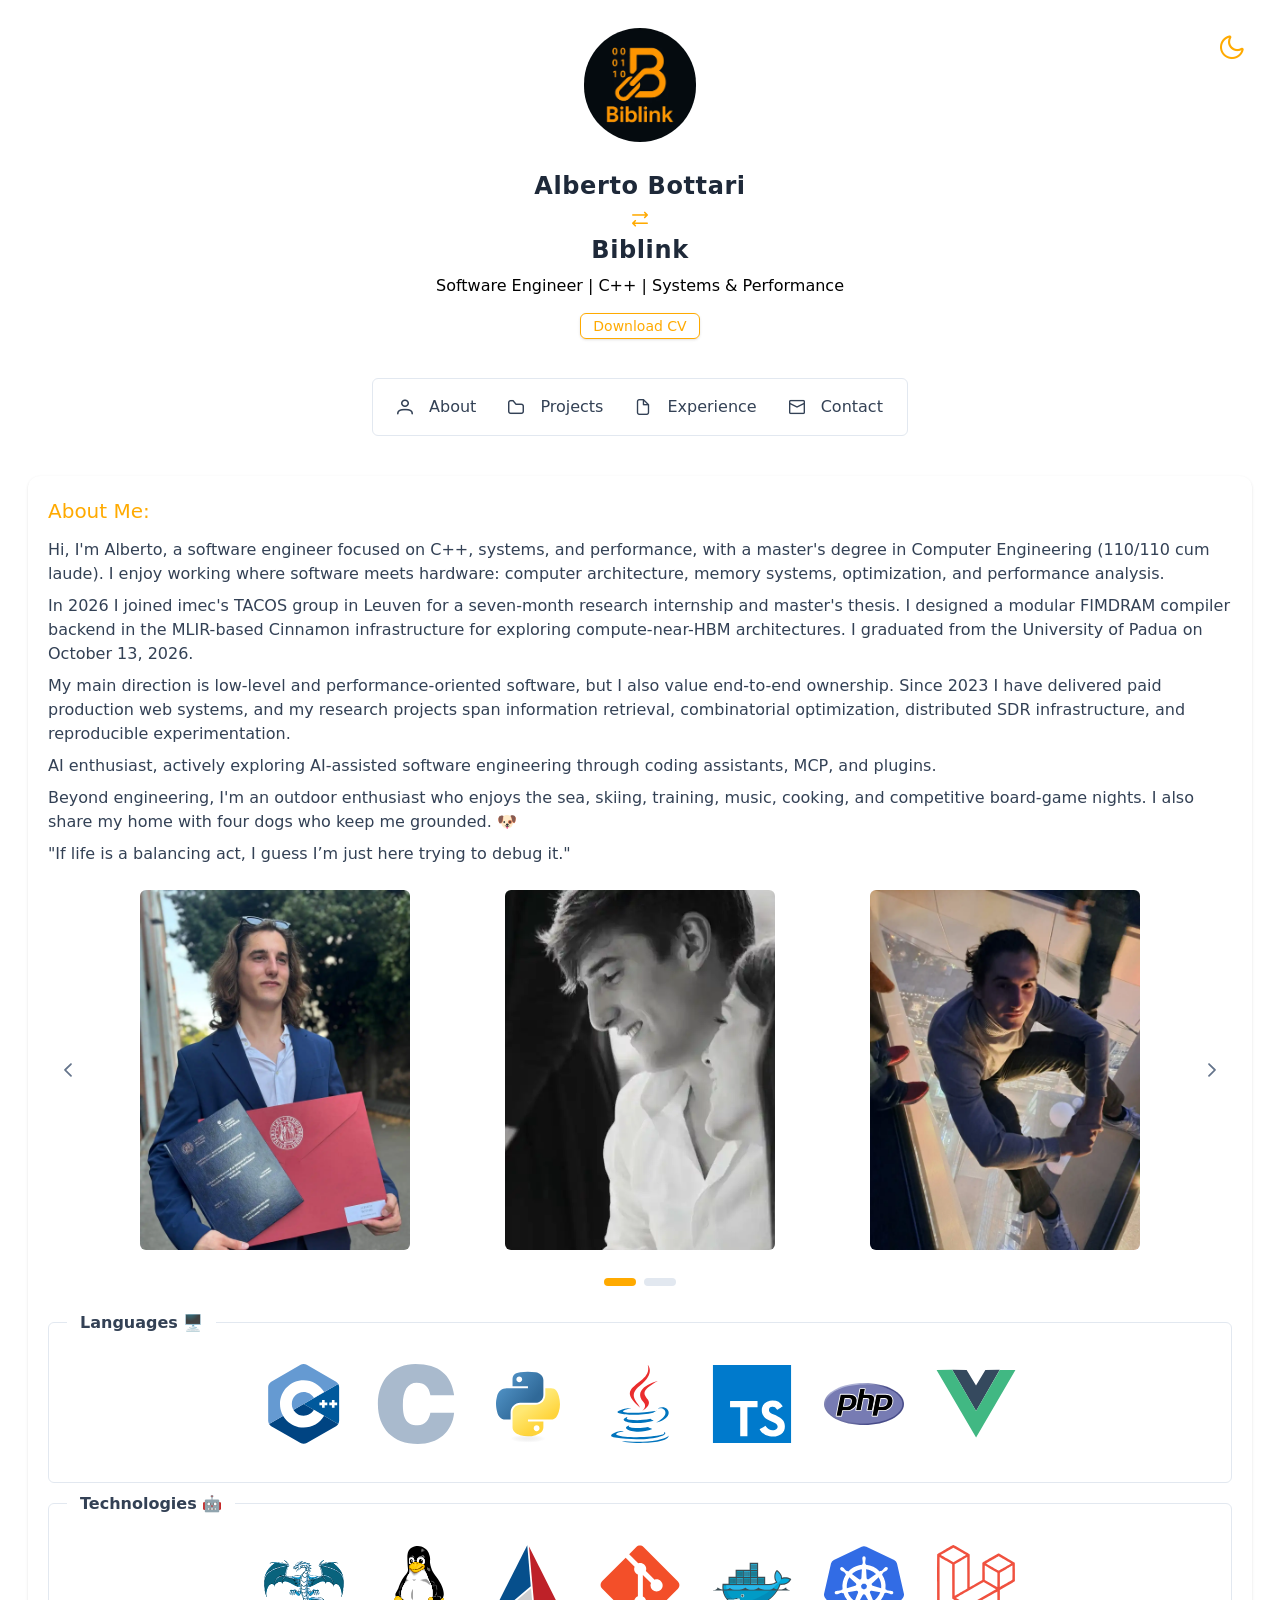
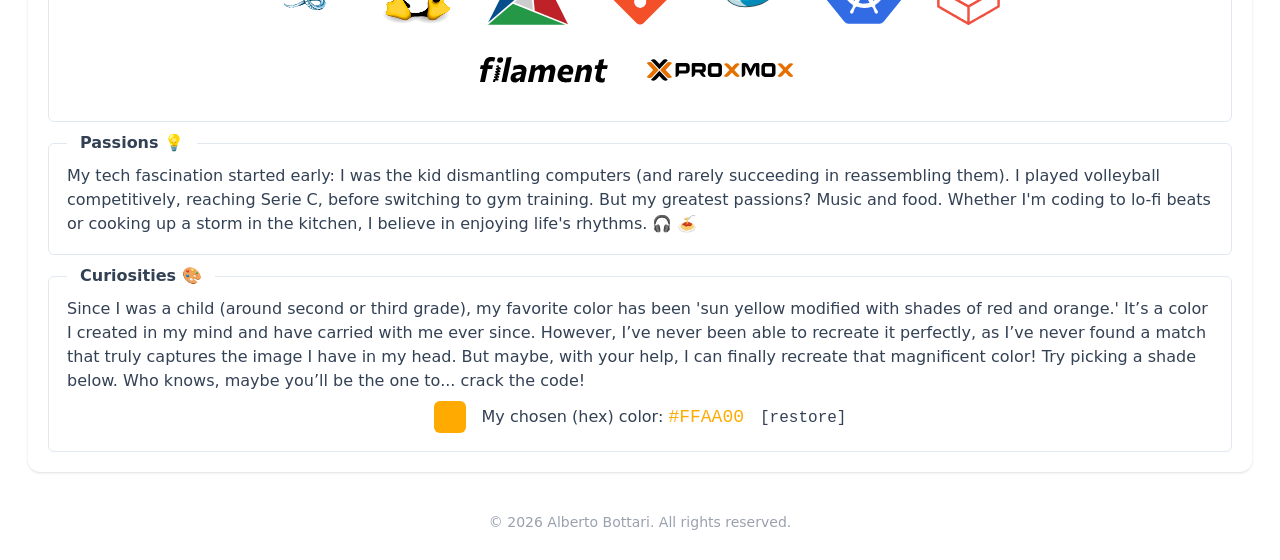
<file: index.html>
<!DOCTYPE html>
<html lang="en">
<head>
    <meta charset="UTF-8">
    <meta name="viewport" content="width=device-width, initial-scale=1.0">
    <title>Alberto Bottari's Portfolio</title>
    <link rel="icon" type="image/png" href="/assets/briefcase-black-ClYechZN.png">
  <script type="module" crossorigin src="/assets/index-CqTXOORw.js"></script>
  <link rel="stylesheet" crossorigin href="/assets/index-C0WP_Bnq.css">
</head>
<body>
<div id="app"></div>

<!-- Load the Vue App -->
</body>
</html>
</file>
<file: assets/index-C0WP_Bnq.css>
@layer properties{@supports (((-webkit-hyphens:none)) and (not (margin-trim:inline))) or ((-moz-orient:inline) and (not (color:rgb(from red r g b)))){*,:before,:after,::backdrop{--tw-rotate-x:initial;--tw-rotate-y:initial;--tw-rotate-z:initial;--tw-skew-x:initial;--tw-skew-y:initial;--tw-space-y-reverse:0;--tw-space-x-reverse:0;--tw-border-style:solid;--tw-font-weight:initial;--tw-tracking:initial;--tw-shadow:0 0 #0000;--tw-shadow-color:initial;--tw-shadow-alpha:100%;--tw-inset-shadow:0 0 #0000;--tw-inset-shadow-color:initial;--tw-inset-shadow-alpha:100%;--tw-ring-color:initial;--tw-ring-shadow:0 0 #0000;--tw-inset-ring-color:initial;--tw-inset-ring-shadow:0 0 #0000;--tw-ring-inset:initial;--tw-ring-offset-width:0px;--tw-ring-offset-color:#fff;--tw-ring-offset-shadow:0 0 #0000;--tw-duration:initial}}}@layer theme{:root,:host{--font-sans:ui-sans-serif,system-ui,sans-serif,"Apple Color Emoji","Segoe UI Emoji","Segoe UI Symbol","Noto Color Emoji";--font-mono:ui-monospace,SFMono-Regular,Menlo,Monaco,Consolas,"Liberation Mono","Courier New",monospace;--color-gray-200:oklch(92.8% .006 264.531);--color-gray-400:oklch(70.7% .022 261.325);--color-gray-800:oklch(27.8% .033 256.848);--color-stone-800:oklch(26.8% .007 34.298);--color-stone-900:oklch(21.6% .006 56.043);--color-white:#fff;--spacing:.25rem;--container-4xl:56rem;--container-7xl:80rem;--text-xs:.75rem;--text-xs--line-height:calc(1/.75);--text-sm:.875rem;--text-sm--line-height:calc(1.25/.875);--text-lg:1.125rem;--text-lg--line-height:calc(1.75/1.125);--text-xl:1.25rem;--text-xl--line-height:calc(1.75/1.25);--text-2xl:1.5rem;--text-2xl--line-height:calc(2/1.5);--font-weight-medium:500;--font-weight-bold:700;--tracking-wide:.025em;--radius-xs:.125rem;--radius-md:.375rem;--default-transition-duration:.15s;--default-transition-timing-function:cubic-bezier(.4,0,.2,1);--default-font-family:var(--font-sans);--default-mono-font-family:var(--font-mono);--color-favourite_yellow:#fa0}}@layer base{*,:after,:before,::backdrop{box-sizing:border-box;border:0 solid;margin:0;padding:0}::file-selector-button{box-sizing:border-box;border:0 solid;margin:0;padding:0}html,:host{-webkit-text-size-adjust:100%;tab-size:4;line-height:1.5;font-family:var(--default-font-family,ui-sans-serif,system-ui,sans-serif,"Apple Color Emoji","Segoe UI Emoji","Segoe UI Symbol","Noto Color Emoji");font-feature-settings:var(--default-font-feature-settings,normal);font-variation-settings:var(--default-font-variation-settings,normal);-webkit-tap-highlight-color:transparent}hr{height:0;color:inherit;border-top-width:1px}abbr:where([title]){-webkit-text-decoration:underline dotted;text-decoration:underline dotted}h1,h2,h3,h4,h5,h6{font-size:inherit;font-weight:inherit}a{color:inherit;-webkit-text-decoration:inherit;text-decoration:inherit}b,strong{font-weight:bolder}code,kbd,samp,pre{font-family:var(--default-mono-font-family,ui-monospace,SFMono-Regular,Menlo,Monaco,Consolas,"Liberation Mono","Courier New",monospace);font-feature-settings:var(--default-mono-font-feature-settings,normal);font-variation-settings:var(--default-mono-font-variation-settings,normal);font-size:1em}small{font-size:80%}sub,sup{vertical-align:baseline;font-size:75%;line-height:0;position:relative}sub{bottom:-.25em}sup{top:-.5em}table{text-indent:0;border-color:inherit;border-collapse:collapse}:-moz-focusring{outline:auto}progress{vertical-align:baseline}summary{display:list-item}ol,ul,menu{list-style:none}img,svg,video,canvas,audio,iframe,embed,object{vertical-align:middle;display:block}img,video{max-width:100%;height:auto}button,input,select,optgroup,textarea{font:inherit;font-feature-settings:inherit;font-variation-settings:inherit;letter-spacing:inherit;color:inherit;opacity:1;background-color:#0000;border-radius:0}::file-selector-button{font:inherit;font-feature-settings:inherit;font-variation-settings:inherit;letter-spacing:inherit;color:inherit;opacity:1;background-color:#0000;border-radius:0}:where(select:is([multiple],[size])) optgroup{font-weight:bolder}:where(select:is([multiple],[size])) optgroup option{padding-inline-start:20px}::file-selector-button{margin-inline-end:4px}::placeholder{opacity:1}@supports (not ((-webkit-appearance:-apple-pay-button))) or (contain-intrinsic-size:1px){::placeholder{color:currentColor}@supports (color:color-mix(in lab,red,red)){::placeholder{color:color-mix(in oklab,currentcolor 50%,transparent)}}}textarea{resize:vertical}::-webkit-search-decoration{-webkit-appearance:none}::-webkit-date-and-time-value{min-height:1lh;text-align:inherit}::-webkit-datetime-edit{display:inline-flex}::-webkit-datetime-edit-fields-wrapper{padding:0}::-webkit-datetime-edit{padding-block:0}::-webkit-datetime-edit-year-field{padding-block:0}::-webkit-datetime-edit-month-field{padding-block:0}::-webkit-datetime-edit-day-field{padding-block:0}::-webkit-datetime-edit-hour-field{padding-block:0}::-webkit-datetime-edit-minute-field{padding-block:0}::-webkit-datetime-edit-second-field{padding-block:0}::-webkit-datetime-edit-millisecond-field{padding-block:0}::-webkit-datetime-edit-meridiem-field{padding-block:0}::-webkit-calendar-picker-indicator{line-height:1}:-moz-ui-invalid{box-shadow:none}button,input:where([type=button],[type=reset],[type=submit]){appearance:button}::file-selector-button{appearance:button}::-webkit-inner-spin-button{height:auto}::-webkit-outer-spin-button{height:auto}[hidden]:where(:not([hidden=until-found])){display:none!important}}@layer components;@layer utilities{.sr-only{clip-path:inset(50%);white-space:nowrap;border-width:0;width:1px;height:1px;margin:-1px;padding:0;position:absolute;overflow:hidden}.absolute{position:absolute}.top-9{top:calc(var(--spacing)*9)}.right-9{right:calc(var(--spacing)*9)}.z-10{z-index:10}.m-0{margin:calc(var(--spacing)*0)}.m-3{margin:calc(var(--spacing)*3)}.m-4{margin:calc(var(--spacing)*4)}.m-auto{margin:auto}.mx-auto{margin-inline:auto}.my-auto{margin-block:auto}.mt-2{margin-top:calc(var(--spacing)*2)}.mt-4{margin-top:calc(var(--spacing)*4)}.mt-10{margin-top:calc(var(--spacing)*10)}.mr-2{margin-right:calc(var(--spacing)*2)}.mb-8{margin-bottom:calc(var(--spacing)*8)}.block{display:block}.flex{display:flex}.grid{display:grid}.hidden{display:none}.aspect-\[3\/4\]{aspect-ratio:3/4}.h-8{height:calc(var(--spacing)*8)}.h-20{height:calc(var(--spacing)*20)}.h-64{height:calc(var(--spacing)*64)}.h-full{height:100%}.max-h-90{max-height:calc(var(--spacing)*90)}.max-h-\[80vh\]{max-height:80vh}.max-h-full{max-height:100%}.w-8{width:calc(var(--spacing)*8)}.w-10{width:calc(var(--spacing)*10)}.w-20{width:calc(var(--spacing)*20)}.w-22{width:calc(var(--spacing)*22)}.w-fit{width:fit-content}.w-full{width:100%}.max-w-4xl{max-width:var(--container-4xl)}.max-w-7xl{max-width:var(--container-7xl)}.max-w-\[10rem\]{max-width:10rem}.max-w-\[90vw\]{max-width:90vw}.max-w-full{max-width:100%}.transform{transform:var(--tw-rotate-x,)var(--tw-rotate-y,)var(--tw-rotate-z,)var(--tw-skew-x,)var(--tw-skew-y,)}.cursor-not-allowed{cursor:not-allowed}.cursor-pointer{cursor:pointer}.cursor-zoom-in{cursor:zoom-in}.grid-cols-1{grid-template-columns:repeat(1,minmax(0,1fr))}.flex-col{flex-direction:column}.flex-row{flex-direction:row}.flex-wrap{flex-wrap:wrap}.place-content-center{place-content:center}.items-center{align-items:center}.justify-center{justify-content:center}.gap-2{gap:calc(var(--spacing)*2)}.gap-4{gap:calc(var(--spacing)*4)}.gap-8{gap:calc(var(--spacing)*8)}:where(.space-y-2>:not(:last-child)){--tw-space-y-reverse:0;margin-block-start:calc(calc(var(--spacing)*2)*var(--tw-space-y-reverse));margin-block-end:calc(calc(var(--spacing)*2)*calc(1 - var(--tw-space-y-reverse)))}:where(.space-y-10>:not(:last-child)){--tw-space-y-reverse:0;margin-block-start:calc(calc(var(--spacing)*10)*var(--tw-space-y-reverse));margin-block-end:calc(calc(var(--spacing)*10)*calc(1 - var(--tw-space-y-reverse)))}:where(.space-x-4>:not(:last-child)){--tw-space-x-reverse:0;margin-inline-start:calc(calc(var(--spacing)*4)*var(--tw-space-x-reverse));margin-inline-end:calc(calc(var(--spacing)*4)*calc(1 - var(--tw-space-x-reverse)))}.rounded{border-radius:.25rem}.rounded-full{border-radius:3.40282e38px}.rounded-md{border-radius:var(--radius-md)}.rounded-xs{border-radius:var(--radius-xs)}.border{border-style:var(--tw-border-style);border-width:1px}.bg-transparent{background-color:#0000}.bg-white{background-color:var(--color-white)}.bg-cover{background-size:cover}.bg-center{background-position:50%}.object-contain{object-fit:contain}.object-center{object-position:center}.p-1{padding:calc(var(--spacing)*1)}.p-2{padding:calc(var(--spacing)*2)}.px-2{padding-inline:calc(var(--spacing)*2)}.px-3{padding-inline:calc(var(--spacing)*3)}.px-4{padding-inline:calc(var(--spacing)*4)}.px-12{padding-inline:calc(var(--spacing)*12)}.py-1{padding-block:calc(var(--spacing)*1)}.py-2{padding-block:calc(var(--spacing)*2)}.py-6{padding-block:calc(var(--spacing)*6)}.pt-1{padding-top:calc(var(--spacing)*1)}.pt-4{padding-top:calc(var(--spacing)*4)}.pt-6{padding-top:calc(var(--spacing)*6)}.pt-8{padding-top:calc(var(--spacing)*8)}.pb-2{padding-bottom:calc(var(--spacing)*2)}.pb-4{padding-bottom:calc(var(--spacing)*4)}.pb-6{padding-bottom:calc(var(--spacing)*6)}.pb-10{padding-bottom:calc(var(--spacing)*10)}.pb-12{padding-bottom:calc(var(--spacing)*12)}.pl-2{padding-left:calc(var(--spacing)*2)}.pl-4{padding-left:calc(var(--spacing)*4)}.text-center{text-align:center}.font-mono{font-family:var(--font-mono)}.text-2xl{font-size:var(--text-2xl);line-height:var(--tw-leading,var(--text-2xl--line-height))}.text-lg{font-size:var(--text-lg);line-height:var(--tw-leading,var(--text-lg--line-height))}.text-sm{font-size:var(--text-sm);line-height:var(--tw-leading,var(--text-sm--line-height))}.text-xl{font-size:var(--text-xl);line-height:var(--tw-leading,var(--text-xl--line-height))}.text-xs{font-size:var(--text-xs);line-height:var(--tw-leading,var(--text-xs--line-height))}.font-bold{--tw-font-weight:var(--font-weight-bold);font-weight:var(--font-weight-bold)}.font-medium{--tw-font-weight:var(--font-weight-medium);font-weight:var(--font-weight-medium)}.tracking-wide{--tw-tracking:var(--tracking-wide);letter-spacing:var(--tracking-wide)}.text-favourite_yellow{color:var(--color-favourite_yellow)}.text-gray-400{color:var(--color-gray-400)}.text-gray-800{color:var(--color-gray-800)}.text-stone-900{color:var(--color-stone-900)}.text-white{color:var(--color-white)}.underline{text-decoration-line:underline}.shadow,.shadow-sm{--tw-shadow:0 1px 3px 0 var(--tw-shadow-color,#0000001a),0 1px 2px -1px var(--tw-shadow-color,#0000001a);box-shadow:var(--tw-inset-shadow),var(--tw-inset-ring-shadow),var(--tw-ring-offset-shadow),var(--tw-ring-shadow),var(--tw-shadow)}.transition{transition-property:color,background-color,border-color,outline-color,text-decoration-color,fill,stroke,--tw-gradient-from,--tw-gradient-via,--tw-gradient-to,opacity,box-shadow,transform,translate,scale,rotate,filter,-webkit-backdrop-filter,backdrop-filter,display,content-visibility,overlay,pointer-events;transition-timing-function:var(--tw-ease,var(--default-transition-timing-function));transition-duration:var(--tw-duration,var(--default-transition-duration))}.duration-300{--tw-duration:.3s;transition-duration:.3s}@media(hover:hover){.hover\:text-stone-800:hover{color:var(--color-stone-800)}.hover\:underline:hover{text-decoration-line:underline}.hover\:underline-offset-3:hover{text-underline-offset:3px}}@media(prefers-reduced-motion:reduce){.motion-reduce\:transition-none{transition-property:none}}@media not all and (min-width:40rem){.max-sm\:w-full{width:100%}.max-sm\:justify-center{justify-content:center}.max-sm\:text-center{text-align:center}}@media(min-width:400px){.min-\[400px\]\:px-16{padding-inline:calc(var(--spacing)*16)}}@media(min-width:500px){.min-\[500px\]\:px-30{padding-inline:calc(var(--spacing)*30)}}@media(min-width:40rem){.sm\:block{display:block}.sm\:hidden{display:none}.sm\:w-25{width:calc(var(--spacing)*25)}.sm\:w-fit{width:fit-content}.sm\:p-2{padding:calc(var(--spacing)*2)}.sm\:p-4{padding:calc(var(--spacing)*4)}.sm\:px-0{padding-inline:calc(var(--spacing)*0)}.sm\:py-0{padding-block:calc(var(--spacing)*0)}}@media(min-width:48rem){.md\:w-31{width:calc(var(--spacing)*31)}.md\:grid-cols-2{grid-template-columns:repeat(2,minmax(0,1fr))}.md\:flex-row{flex-direction:row}.md\:p-7{padding:calc(var(--spacing)*7)}}@media(min-width:64rem){.lg\:fixed{position:fixed}.lg\:w-28{width:calc(var(--spacing)*28)}}.dark\:block:where(.dark,.dark *){display:block}.dark\:hidden:where(.dark,.dark *){display:none}.dark\:text-\[\#ffa434\]:where(.dark,.dark *){color:#ffa434}.dark\:text-gray-200:where(.dark,.dark *){color:var(--color-gray-200)}}#app{height:100%}.headerless-panel{--p-panel-header-padding:0;--p-panel-content-padding:.25rem;--p-panel-footer-padding:0}.custom-icon{font-size:5rem}.custom-carousel{--p-carousel-indicator-active-background:var(--color-favourite_yellow)}.CVButton{color:#fff;border-radius:6px;padding:4px 12px;font-size:14px;text-decoration:none;position:absolute;top:8px;right:8px;box-shadow:2px 2px 5px #fff}@property --tw-rotate-x{syntax:"*";inherits:false}@property --tw-rotate-y{syntax:"*";inherits:false}@property --tw-rotate-z{syntax:"*";inherits:false}@property --tw-skew-x{syntax:"*";inherits:false}@property --tw-skew-y{syntax:"*";inherits:false}@property --tw-space-y-reverse{syntax:"*";inherits:false;initial-value:0}@property --tw-space-x-reverse{syntax:"*";inherits:false;initial-value:0}@property --tw-border-style{syntax:"*";inherits:false;initial-value:solid}@property --tw-font-weight{syntax:"*";inherits:false}@property --tw-tracking{syntax:"*";inherits:false}@property --tw-shadow{syntax:"*";inherits:false;initial-value:0 0 #0000}@property --tw-shadow-color{syntax:"*";inherits:false}@property --tw-shadow-alpha{syntax:"<percentage>";inherits:false;initial-value:100%}@property --tw-inset-shadow{syntax:"*";inherits:false;initial-value:0 0 #0000}@property --tw-inset-shadow-color{syntax:"*";inherits:false}@property --tw-inset-shadow-alpha{syntax:"<percentage>";inherits:false;initial-value:100%}@property --tw-ring-color{syntax:"*";inherits:false}@property --tw-ring-shadow{syntax:"*";inherits:false;initial-value:0 0 #0000}@property --tw-inset-ring-color{syntax:"*";inherits:false}@property --tw-inset-ring-shadow{syntax:"*";inherits:false;initial-value:0 0 #0000}@property --tw-ring-inset{syntax:"*";inherits:false}@property --tw-ring-offset-width{syntax:"<length>";inherits:false;initial-value:0}@property --tw-ring-offset-color{syntax:"*";inherits:false;initial-value:#fff}@property --tw-ring-offset-shadow{syntax:"*";inherits:false;initial-value:0 0 #0000}@property --tw-duration{syntax:"*";inherits:false}@font-face{font-family:primeicons;font-display:block;src:url(/assets/primeicons-DMOk5skT.eot);src:url(/assets/primeicons-DMOk5skT.eot?#iefix) format("embedded-opentype"),url(/assets/primeicons-C6QP2o4f.woff2) format("woff2"),url(/assets/primeicons-WjwUDZjB.woff) format("woff"),url(/assets/primeicons-MpK4pl85.ttf) format("truetype"),url(/assets/primeicons-Dr5RGzOO.svg?#primeicons) format("svg");font-weight:400;font-style:normal}.pi{font-family:primeicons;speak:none;font-style:normal;font-weight:400;font-variant:normal;text-transform:none;line-height:1;display:inline-block;-webkit-font-smoothing:antialiased;-moz-osx-font-smoothing:grayscale}.pi:before{--webkit-backface-visibility:hidden;backface-visibility:hidden}.pi-fw{width:1.28571429em;text-align:center}.pi-spin{-webkit-animation:fa-spin 2s infinite linear;animation:fa-spin 2s infinite linear}@media(prefers-reduced-motion:reduce){.pi-spin{-webkit-animation-delay:-1ms;animation-delay:-1ms;-webkit-animation-duration:1ms;animation-duration:1ms;-webkit-animation-iteration-count:1;animation-iteration-count:1;-webkit-transition-delay:0s;transition-delay:0s;-webkit-transition-duration:0s;transition-duration:0s}}@-webkit-keyframes fa-spin{0%{-webkit-transform:rotate(0deg);transform:rotate(0)}to{-webkit-transform:rotate(359deg);transform:rotate(359deg)}}@keyframes fa-spin{0%{-webkit-transform:rotate(0deg);transform:rotate(0)}to{-webkit-transform:rotate(359deg);transform:rotate(359deg)}}.pi-folder-plus:before{content:""}.pi-receipt:before{content:""}.pi-asterisk:before{content:""}.pi-face-smile:before{content:""}.pi-pinterest:before{content:""}.pi-expand:before{content:""}.pi-pen-to-square:before{content:""}.pi-wave-pulse:before{content:""}.pi-turkish-lira:before{content:""}.pi-spinner-dotted:before{content:""}.pi-crown:before{content:""}.pi-pause-circle:before{content:""}.pi-warehouse:before{content:""}.pi-objects-column:before{content:""}.pi-clipboard:before{content:""}.pi-play-circle:before{content:""}.pi-venus:before{content:""}.pi-cart-minus:before{content:""}.pi-file-plus:before{content:""}.pi-microchip:before{content:""}.pi-twitch:before{content:""}.pi-building-columns:before{content:""}.pi-file-check:before{content:""}.pi-microchip-ai:before{content:""}.pi-trophy:before{content:""}.pi-barcode:before{content:""}.pi-file-arrow-up:before{content:""}.pi-mars:before{content:""}.pi-tiktok:before{content:""}.pi-arrow-up-right-and-arrow-down-left-from-center:before{content:""}.pi-ethereum:before{content:""}.pi-list-check:before{content:""}.pi-thumbtack:before{content:""}.pi-arrow-down-left-and-arrow-up-right-to-center:before{content:""}.pi-equals:before{content:""}.pi-lightbulb:before{content:""}.pi-star-half:before{content:""}.pi-address-book:before{content:""}.pi-chart-scatter:before{content:""}.pi-indian-rupee:before{content:""}.pi-star-half-fill:before{content:""}.pi-cart-arrow-down:before{content:""}.pi-calendar-clock:before{content:""}.pi-sort-up-fill:before{content:""}.pi-sparkles:before{content:""}.pi-bullseye:before{content:""}.pi-sort-down-fill:before{content:""}.pi-graduation-cap:before{content:""}.pi-hammer:before{content:""}.pi-bell-slash:before{content:""}.pi-gauge:before{content:""}.pi-shop:before{content:""}.pi-headphones:before{content:""}.pi-eraser:before{content:""}.pi-stopwatch:before{content:""}.pi-verified:before{content:""}.pi-delete-left:before{content:""}.pi-hourglass:before{content:""}.pi-truck:before{content:""}.pi-wrench:before{content:""}.pi-microphone:before{content:""}.pi-megaphone:before{content:""}.pi-arrow-right-arrow-left:before{content:""}.pi-bitcoin:before{content:""}.pi-file-edit:before{content:""}.pi-language:before{content:""}.pi-file-export:before{content:""}.pi-file-import:before{content:""}.pi-file-word:before{content:""}.pi-gift:before{content:""}.pi-cart-plus:before{content:""}.pi-thumbs-down-fill:before{content:""}.pi-thumbs-up-fill:before{content:""}.pi-arrows-alt:before{content:""}.pi-calculator:before{content:""}.pi-sort-alt-slash:before{content:""}.pi-arrows-h:before{content:""}.pi-arrows-v:before{content:""}.pi-pound:before{content:""}.pi-prime:before{content:""}.pi-chart-pie:before{content:""}.pi-reddit:before{content:""}.pi-code:before{content:""}.pi-sync:before{content:""}.pi-shopping-bag:before{content:""}.pi-server:before{content:""}.pi-database:before{content:""}.pi-hashtag:before{content:""}.pi-bookmark-fill:before{content:""}.pi-filter-fill:before{content:""}.pi-heart-fill:before{content:""}.pi-flag-fill:before{content:""}.pi-circle:before{content:""}.pi-circle-fill:before{content:""}.pi-bolt:before{content:""}.pi-history:before{content:""}.pi-box:before{content:""}.pi-at:before{content:""}.pi-arrow-up-right:before{content:""}.pi-arrow-up-left:before{content:""}.pi-arrow-down-left:before{content:""}.pi-arrow-down-right:before{content:""}.pi-telegram:before{content:""}.pi-stop-circle:before{content:""}.pi-stop:before{content:""}.pi-whatsapp:before{content:""}.pi-building:before{content:""}.pi-qrcode:before{content:""}.pi-car:before{content:""}.pi-instagram:before{content:""}.pi-linkedin:before{content:""}.pi-send:before{content:""}.pi-slack:before{content:""}.pi-sun:before{content:""}.pi-moon:before{content:""}.pi-vimeo:before{content:""}.pi-youtube:before{content:""}.pi-flag:before{content:""}.pi-wallet:before{content:""}.pi-map:before{content:""}.pi-link:before{content:""}.pi-credit-card:before{content:""}.pi-discord:before{content:""}.pi-percentage:before{content:""}.pi-euro:before{content:""}.pi-book:before{content:""}.pi-shield:before{content:""}.pi-paypal:before{content:""}.pi-amazon:before{content:""}.pi-phone:before{content:""}.pi-filter-slash:before{content:""}.pi-facebook:before{content:""}.pi-github:before{content:""}.pi-twitter:before{content:""}.pi-step-backward-alt:before{content:""}.pi-step-forward-alt:before{content:""}.pi-forward:before{content:""}.pi-backward:before{content:""}.pi-fast-backward:before{content:""}.pi-fast-forward:before{content:""}.pi-pause:before{content:""}.pi-play:before{content:""}.pi-compass:before{content:""}.pi-id-card:before{content:""}.pi-ticket:before{content:""}.pi-file-o:before{content:""}.pi-reply:before{content:""}.pi-directions-alt:before{content:""}.pi-directions:before{content:""}.pi-thumbs-up:before{content:""}.pi-thumbs-down:before{content:""}.pi-sort-numeric-down-alt:before{content:""}.pi-sort-numeric-up-alt:before{content:""}.pi-sort-alpha-down-alt:before{content:""}.pi-sort-alpha-up-alt:before{content:""}.pi-sort-numeric-down:before{content:""}.pi-sort-numeric-up:before{content:""}.pi-sort-alpha-down:before{content:""}.pi-sort-alpha-up:before{content:""}.pi-sort-alt:before{content:""}.pi-sort-amount-up:before{content:""}.pi-sort-amount-down:before{content:""}.pi-sort-amount-down-alt:before{content:""}.pi-sort-amount-up-alt:before{content:""}.pi-palette:before{content:""}.pi-undo:before{content:""}.pi-desktop:before{content:""}.pi-sliders-v:before{content:""}.pi-sliders-h:before{content:""}.pi-search-plus:before{content:""}.pi-search-minus:before{content:""}.pi-file-excel:before{content:""}.pi-file-pdf:before{content:""}.pi-check-square:before{content:""}.pi-chart-line:before{content:""}.pi-user-edit:before{content:""}.pi-exclamation-circle:before{content:""}.pi-android:before{content:""}.pi-google:before{content:""}.pi-apple:before{content:""}.pi-microsoft:before{content:""}.pi-heart:before{content:""}.pi-mobile:before{content:""}.pi-tablet:before{content:""}.pi-key:before{content:""}.pi-shopping-cart:before{content:""}.pi-comments:before{content:""}.pi-comment:before{content:""}.pi-briefcase:before{content:""}.pi-bell:before{content:""}.pi-paperclip:before{content:""}.pi-share-alt:before{content:""}.pi-envelope:before{content:""}.pi-volume-down:before{content:""}.pi-volume-up:before{content:""}.pi-volume-off:before{content:""}.pi-eject:before{content:""}.pi-money-bill:before{content:""}.pi-images:before{content:""}.pi-image:before{content:""}.pi-sign-in:before{content:""}.pi-sign-out:before{content:""}.pi-wifi:before{content:""}.pi-sitemap:before{content:""}.pi-chart-bar:before{content:""}.pi-camera:before{content:""}.pi-dollar:before{content:""}.pi-lock-open:before{content:""}.pi-table:before{content:""}.pi-map-marker:before{content:""}.pi-list:before{content:""}.pi-eye-slash:before{content:""}.pi-eye:before{content:""}.pi-folder-open:before{content:""}.pi-folder:before{content:""}.pi-video:before{content:""}.pi-inbox:before{content:""}.pi-lock:before{content:""}.pi-unlock:before{content:""}.pi-tags:before{content:""}.pi-tag:before{content:""}.pi-power-off:before{content:""}.pi-save:before{content:""}.pi-question-circle:before{content:""}.pi-question:before{content:""}.pi-copy:before{content:""}.pi-file:before{content:""}.pi-clone:before{content:""}.pi-calendar-times:before{content:""}.pi-calendar-minus:before{content:""}.pi-calendar-plus:before{content:""}.pi-ellipsis-v:before{content:""}.pi-ellipsis-h:before{content:""}.pi-bookmark:before{content:""}.pi-globe:before{content:""}.pi-replay:before{content:""}.pi-filter:before{content:""}.pi-print:before{content:""}.pi-align-right:before{content:""}.pi-align-left:before{content:""}.pi-align-center:before{content:""}.pi-align-justify:before{content:""}.pi-cog:before{content:""}.pi-cloud-download:before{content:""}.pi-cloud-upload:before{content:""}.pi-cloud:before{content:""}.pi-pencil:before{content:""}.pi-users:before{content:""}.pi-clock:before{content:""}.pi-user-minus:before{content:""}.pi-user-plus:before{content:""}.pi-trash:before{content:""}.pi-external-link:before{content:""}.pi-window-maximize:before{content:""}.pi-window-minimize:before{content:""}.pi-refresh:before{content:""}.pi-user:before{content:""}.pi-exclamation-triangle:before{content:""}.pi-calendar:before{content:""}.pi-chevron-circle-left:before{content:""}.pi-chevron-circle-down:before{content:""}.pi-chevron-circle-right:before{content:""}.pi-chevron-circle-up:before{content:""}.pi-angle-double-down:before{content:""}.pi-angle-double-left:before{content:""}.pi-angle-double-right:before{content:""}.pi-angle-double-up:before{content:""}.pi-angle-down:before{content:""}.pi-angle-left:before{content:""}.pi-angle-right:before{content:""}.pi-angle-up:before{content:""}.pi-upload:before{content:""}.pi-download:before{content:""}.pi-ban:before{content:""}.pi-star-fill:before{content:""}.pi-star:before{content:""}.pi-chevron-left:before{content:""}.pi-chevron-right:before{content:""}.pi-chevron-down:before{content:""}.pi-chevron-up:before{content:""}.pi-caret-left:before{content:""}.pi-caret-right:before{content:""}.pi-caret-down:before{content:""}.pi-caret-up:before{content:""}.pi-search:before{content:""}.pi-check:before{content:""}.pi-check-circle:before{content:""}.pi-times:before{content:""}.pi-times-circle:before{content:""}.pi-plus:before{content:""}.pi-plus-circle:before{content:""}.pi-minus:before{content:""}.pi-minus-circle:before{content:""}.pi-circle-on:before{content:""}.pi-circle-off:before{content:""}.pi-sort-down:before{content:""}.pi-sort-up:before{content:""}.pi-sort:before{content:""}.pi-step-backward:before{content:""}.pi-step-forward:before{content:""}.pi-th-large:before{content:""}.pi-arrow-down:before{content:""}.pi-arrow-left:before{content:""}.pi-arrow-right:before{content:""}.pi-arrow-up:before{content:""}.pi-bars:before{content:""}.pi-arrow-circle-down:before{content:""}.pi-arrow-circle-left:before{content:""}.pi-arrow-circle-right:before{content:""}.pi-arrow-circle-up:before{content:""}.pi-info:before{content:""}.pi-info-circle:before{content:""}.pi-home:before{content:""}.pi-spinner:before{content:""}@font-face{font-family:Inter Variable;font-style:normal;font-display:swap;font-weight:100 900;src:url(/assets/inter-cyrillic-ext-wght-normal-BOeWTOD4.woff2) format("woff2-variations");unicode-range:U+0460-052F,U+1C80-1C8A,U+20B4,U+2DE0-2DFF,U+A640-A69F,U+FE2E-FE2F}@font-face{font-family:Inter Variable;font-style:normal;font-display:swap;font-weight:100 900;src:url(/assets/inter-cyrillic-wght-normal-DqGufNeO.woff2) format("woff2-variations");unicode-range:U+0301,U+0400-045F,U+0490-0491,U+04B0-04B1,U+2116}@font-face{font-family:Inter Variable;font-style:normal;font-display:swap;font-weight:100 900;src:url(/assets/inter-greek-ext-wght-normal-DlzME5K_.woff2) format("woff2-variations");unicode-range:U+1F00-1FFF}@font-face{font-family:Inter Variable;font-style:normal;font-display:swap;font-weight:100 900;src:url(/assets/inter-greek-wght-normal-CkhJZR-_.woff2) format("woff2-variations");unicode-range:U+0370-0377,U+037A-037F,U+0384-038A,U+038C,U+038E-03A1,U+03A3-03FF}@font-face{font-family:Inter Variable;font-style:normal;font-display:swap;font-weight:100 900;src:url(/assets/inter-vietnamese-wght-normal-CBcvBZtf.woff2) format("woff2-variations");unicode-range:U+0102-0103,U+0110-0111,U+0128-0129,U+0168-0169,U+01A0-01A1,U+01AF-01B0,U+0300-0301,U+0303-0304,U+0308-0309,U+0323,U+0329,U+1EA0-1EF9,U+20AB}@font-face{font-family:Inter Variable;font-style:normal;font-display:swap;font-weight:100 900;src:url(/assets/inter-latin-ext-wght-normal-DO1Apj_S.woff2) format("woff2-variations");unicode-range:U+0100-02BA,U+02BD-02C5,U+02C7-02CC,U+02CE-02D7,U+02DD-02FF,U+0304,U+0308,U+0329,U+1D00-1DBF,U+1E00-1E9F,U+1EF2-1EFF,U+2020,U+20A0-20AB,U+20AD-20C0,U+2113,U+2C60-2C7F,U+A720-A7FF}@font-face{font-family:Inter Variable;font-style:normal;font-display:swap;font-weight:100 900;src:url(/assets/inter-latin-wght-normal-Dx4kXJAl.woff2) format("woff2-variations");unicode-range:U+0000-00FF,U+0131,U+0152-0153,U+02BB-02BC,U+02C6,U+02DA,U+02DC,U+0304,U+0308,U+0329,U+2000-206F,U+20AC,U+2122,U+2191,U+2193,U+2212,U+2215,U+FEFF,U+FFFD}
</file>
